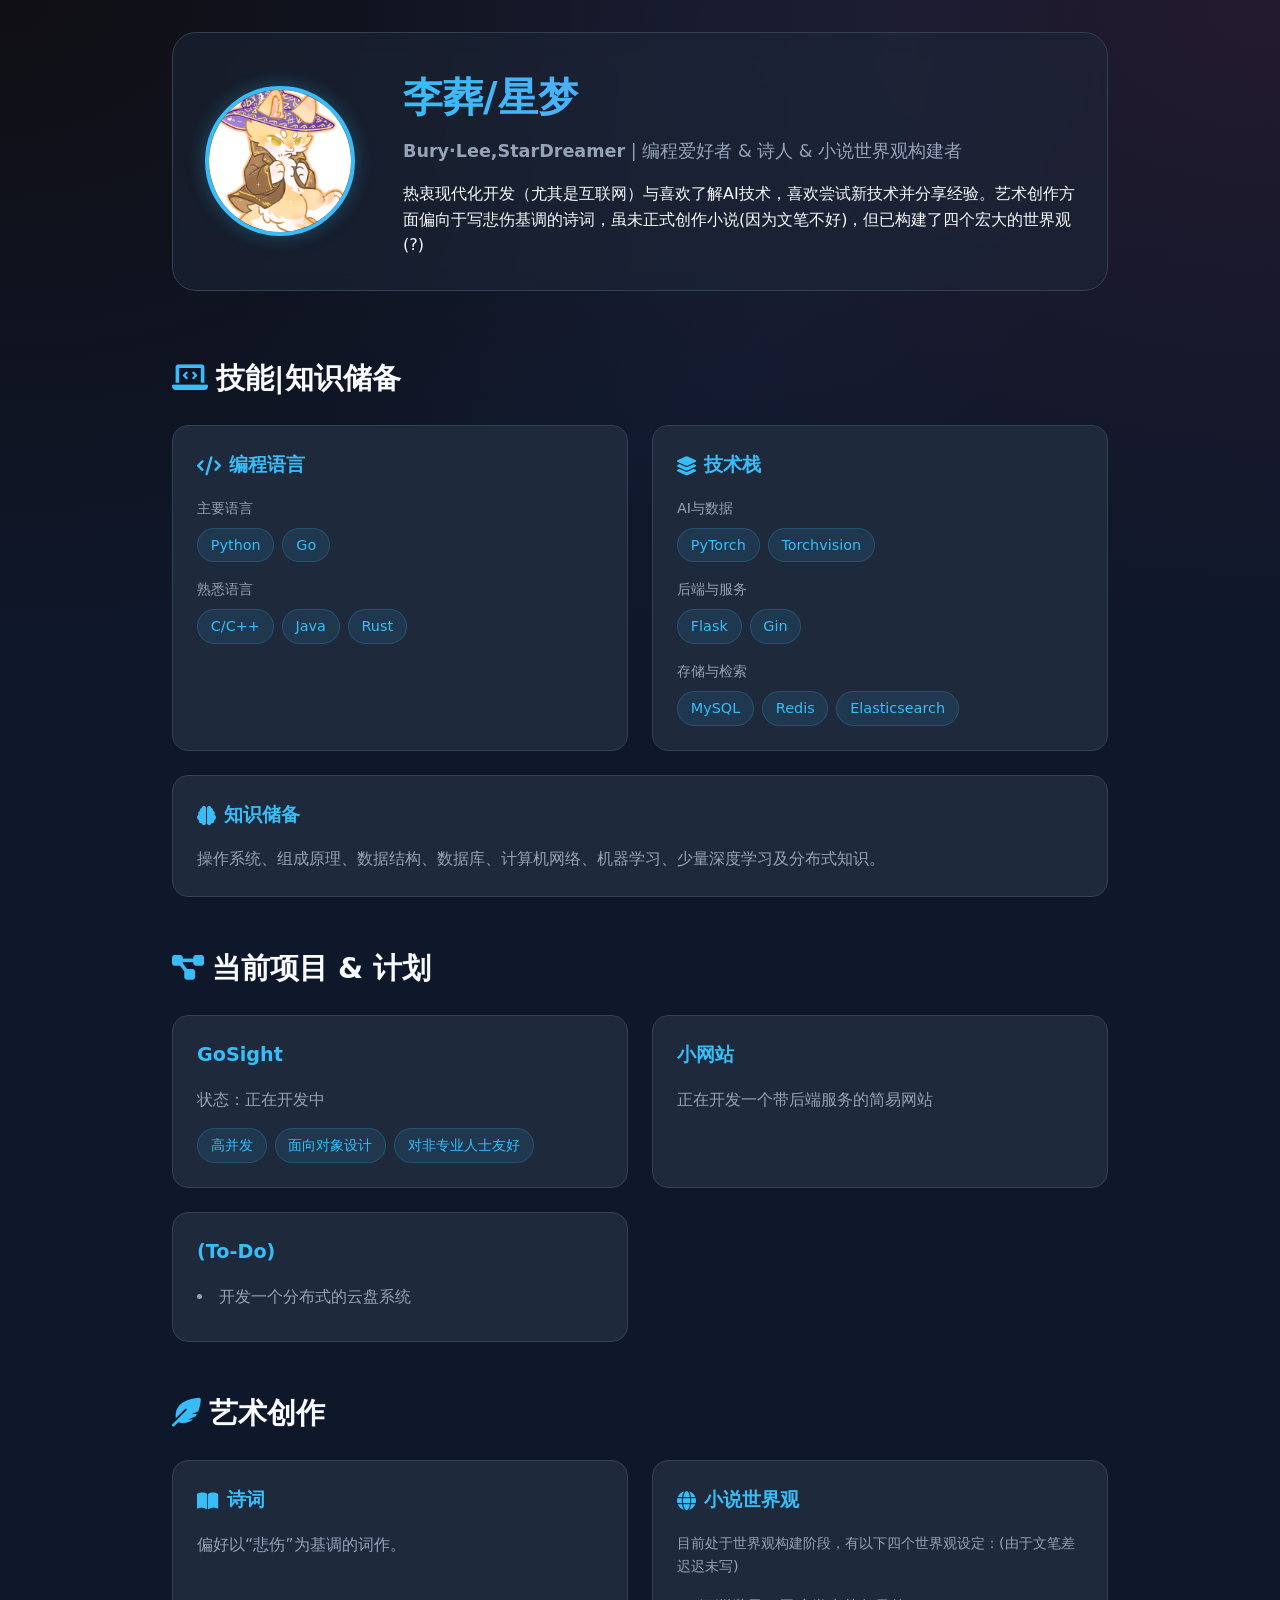
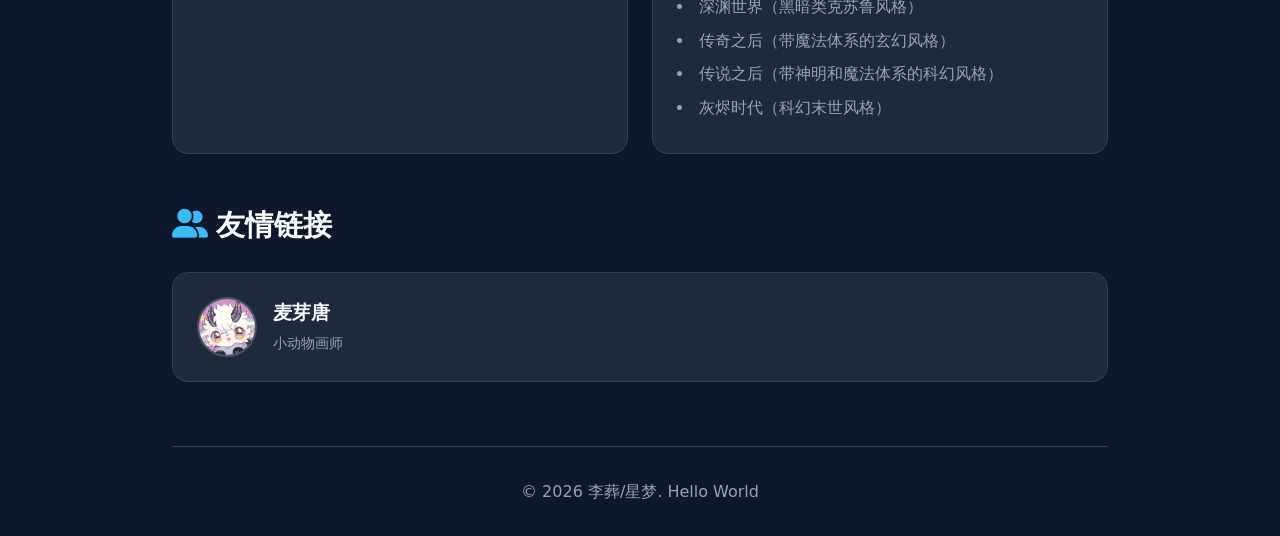
<file: index.html>
<!DOCTYPE html>
<html lang="zh-CN">
<head>
    <meta charset="UTF-8">
    <meta name="viewport" content="width=device-width, initial-scale=1.0">
    <title>李葬/星梦 - 个人主页</title>
    <link href="https://cdnjs.cloudflare.com/ajax/libs/font-awesome/6.0.0/css/all.min.css" rel="stylesheet">
    <style>
        :root {
            --bg-color: #0f172a;
            --text-primary: #f8fafc;
            --text-secondary: #94a3b8;
            --accent: #38bdf8;
            --card-bg: #1e293b;
            --card-hover: #334155;
            --border: #334155;
        }

        * {
            margin: 0;
            padding: 0;
            box-sizing: border-box;
            font-family: 'Segoe UI', system-ui, -apple-system, sans-serif;
        }

        body {
            background-color: var(--bg-color);
            color: var(--text-primary);
            line-height: 1.6;
            background-image: 
                radial-gradient(at 0% 0%, hsla(253,16%,7%,1) 0, transparent 50%), 
                radial-gradient(at 50% 0%, hsla(225,39%,30%,0.2) 0, transparent 50%), 
                radial-gradient(at 100% 0%, hsla(339,49%,30%,0.2) 0, transparent 50%);
            background-attachment: fixed;
            min-height: 100vh;
        }

        .container {
            max-width: 1000px;
            margin: 0 auto;
            padding: 2rem;
        }

        /* Hero Section */
        .hero {
            display: flex;
            align-items: center;
            gap: 3rem;
            margin-bottom: 4rem;
            padding: 2rem;
            background: rgba(30, 41, 59, 0.5);
            border-radius: 1.5rem;
            border: 1px solid var(--border);
            backdrop-filter: blur(10px);
            transition: transform 0.3s ease;
        }

        .hero:hover {
            transform: translateY(-5px);
            border-color: rgba(56, 189, 248, 0.5);
            box-shadow: 0 10px 30px rgba(0, 0, 0, 0.3);
        }

        .avatar {
            width: 150px;
            height: 150px;
            border-radius: 50%;
            object-fit: cover;
            border: 4px solid var(--accent);
            box-shadow: 0 0 20px rgba(56, 189, 248, 0.3);
            flex-shrink: 0;
        }

        .hero-content h1 {
            font-size: 2.5rem;
            margin-bottom: 0.5rem;
            background: linear-gradient(to right, #38bdf8, #818cf8);
            -webkit-background-clip: text;
            color: transparent;
        }

        .hero-content .subtitle {
            color: var(--text-secondary);
            font-size: 1.1rem;
            margin-bottom: 1rem;
        }

        .hero-content .bio {
            font-size: 1rem;
            color: var(--text-primary);
        }

        /* Sections */
        section {
            margin-bottom: 3rem;
            animation: fadeIn 0.8s ease-out;
        }

        @keyframes fadeIn {
            from { opacity: 0; transform: translateY(20px); }
            to { opacity: 1; transform: translateY(0); }
        }

        h2 {
            font-size: 1.8rem;
            margin-bottom: 1.5rem;
            display: flex;
            align-items: center;
            gap: 0.5rem;
        }

        h2 i {
            color: var(--accent);
        }

        /* Grid Layouts */
        .grid-2 {
            display: grid;
            grid-template-columns: repeat(auto-fit, minmax(300px, 1fr));
            gap: 1.5rem;
        }

        /* Cards */
        .card {
            background: var(--card-bg);
            border-radius: 1rem;
            padding: 1.5rem;
            border: 1px solid var(--border);
            transition: transform 0.3s ease, box-shadow 0.3s ease;
            position: relative;
            overflow: hidden;
        }

        .card:hover {
            transform: translateY(-5px);
            box-shadow: 0 10px 20px rgba(0, 0, 0, 0.2);
            border-color: var(--accent);
        }

        .card h3 {
            color: var(--accent);
            margin-bottom: 1rem;
            font-size: 1.2rem;
            display: flex;
            align-items: center;
            gap: 0.5rem;
        }

        /* Tags */
        .tags {
            display: flex;
            flex-wrap: wrap;
            gap: 0.5rem;
        }

        .tag {
            background: rgba(56, 189, 248, 0.1);
            color: var(--accent);
            padding: 0.3rem 0.8rem;
            border-radius: 2rem;
            font-size: 0.9rem;
            border: 1px solid rgba(56, 189, 248, 0.2);
            transition: background 0.3s;
        }

        .tag:hover {
            background: rgba(56, 189, 248, 0.2);
        }

        /* Lists */
        ul {
            list-style-position: inside;
            color: var(--text-secondary);
        }
        
        li {
            margin-bottom: 0.5rem;
        }

        /* Friend Links */
        .friend-card {
            display: flex;
            align-items: center;
            gap: 1rem;
            text-decoration: none;
            color: inherit;
            position: relative;
            overflow: hidden;
            padding: 1.5rem;
            background: var(--card-bg);
            border-radius: 1rem;
            border: 1px solid var(--border);
            transition: transform 0.3s ease, border-color 0.3s ease;
        }

        .friend-card:hover {
            transform: translateY(-5px);
            border-color: var(--accent);
        }

        .friend-avatar {
            width: 60px;
            height: 60px;
            border-radius: 50%;
            object-fit: cover;
            border: 2px solid rgba(255, 255, 255, 0.1);
            z-index: 1;
            background-color: var(--card-hover);
        }

        .friend-content {
            position: relative;
            z-index: 1;
        }

        .friend-name {
            font-weight: bold;
            color: var(--text-primary);
            font-size: 1.2rem;
            margin-bottom: 0.2rem;
        }
        
        .friend-desc {
            color: var(--text-secondary);
            font-size: 0.9rem;
        }

        /* Responsive */
        @media (max-width: 768px) {
            .hero {
                flex-direction: column;
                text-align: center;
                gap: 1.5rem;
            }
        }
    </style>
</head>
<body>
    <div class="container" id="app">
        <!-- Content will be injected here by JS -->
        <div style="text-align: center; padding: 5rem;">
            <h2><i class="fas fa-spinner fa-spin"></i> 正在加载主页信息...</h2>
        </div>
    </div>

    <script>
        const fallbackData = {
          "profile": {
            "picture": "src/Image_1765633314146.jpg",
            "handleAndPenName": "李葬/星梦",
            "englishName": "Bury·Lee,StarDreamer",
            "basicInfo": "编程爱好 & 写诗 & 小说创作",
            "bio": "热衷现代化开发（尤其是互联网）与喜欢了解AI技术，喜欢尝试新技术并分享经验。艺术创作方面偏向于写悲伤基调的诗词，虽未正式创作小说(因为文笔不好)，但已构建了四个宏大的世界观(?)",
            "knowledgeBase": "操作系统、组成原理、数据结构、数据库、计算机网络、机器学习、少量深度学习及分布式知识。",
            "technicalSkills": {
              "primaryLanguages": ["Python", "Go"],
              "familiarLanguages": ["C/C++", "Java", "Rust"],
              "techStack": {
                "aiAndData": ["PyTorch", "Torchvision"],
                "backendAndServices": ["Flask", "Gin"],
                "storageAndRetrieval": ["MySQL", "Redis", "Elasticsearch"]
              }
            },
            "currentProjects": {
              "featureRichCrawlerLibrary": {
                "status": "正在开发中",
                "features": ["高并发", "面向对象设计", "对非专业人士友好"]
              },
              "backendWebsite": {
                "status": "正在开发一个带后端服务的较简易网站"
              },
              "todoList": ["开发一个分布式的云盘系统"]
            },
            "artisticCreation": {
              "poetry": "偏好以“悲伤”为基调的词作。",
              "fiction": {
                "description": "目前处于世界观构建阶段，有以下四个世界观设定：(由于文笔差迟迟未写)",
                "worldviews": [
                  "深渊世界（黑暗类克苏鲁风格）",
                  "传奇之后（带魔法体系的玄幻风格）",
                  "传说之后（带神明和魔法体系的魔幻风格）",
                  "灰烬时代（科幻末世风格）"
                ]
              }
            },
            "friendLinks": [
              {
                "name": "麦芽唐",
                "picture": "src/Image_1774187732093_334.png",
                "description": "小动物画师",
                "url": "other/MYT/index.html"
              }
            ]
          }
        };

        // 渲染页面的主函数
        function renderPage(data) {
            const p = data.profile;
            const app = document.getElementById('app');
            
            app.innerHTML = `
                <!-- 头部个人信息 -->
                <div class="hero">
                    <img src="${p.picture}" alt="Avatar" class="avatar" onerror="this.src='https://via.placeholder.com/150/1e293b/38bdf8?text=Avatar'">
                    <div class="hero-content">
                        <h1>${p.handleAndPenName}</h1>
                        <div class="subtitle">
                            <strong>${p.englishName}</strong> | ${p.basicInfo}
                        </div>
                        <p class="bio">${p.bio}</p>
                    </div>
                </div>

                <!-- 技能与知识储备 -->
                <section>
                    <h2><i class="fas fa-laptop-code"></i> 技能|知识储备</h2>
                    <div class="grid-2">
                        <div class="card">
                            <h3><i class="fas fa-code"></i> 编程语言</h3>
                            <div style="margin-bottom: 1rem;">
                                <div style="color: var(--text-secondary); margin-bottom: 0.5rem; font-size: 0.9rem;">主要语言</div>
                                <div class="tags">
                                    ${p.technicalSkills.primaryLanguages.map(l => `<span class="tag">${l}</span>`).join('')}
                                </div>
                            </div>
                            <div>
                                <div style="color: var(--text-secondary); margin-bottom: 0.5rem; font-size: 0.9rem;">熟悉语言</div>
                                <div class="tags">
                                    ${p.technicalSkills.familiarLanguages.map(l => `<span class="tag">${l}</span>`).join('')}
                                </div>
                            </div>
                        </div>
                        <div class="card">
                            <h3><i class="fas fa-layer-group"></i> 技术栈</h3>
                            <div style="margin-bottom: 1rem;">
                                <div style="color: var(--text-secondary); margin-bottom: 0.5rem; font-size: 0.9rem;">AI与数据</div>
                                <div class="tags">
                                    ${p.technicalSkills.techStack.aiAndData.map(t => `<span class="tag">${t}</span>`).join('')}
                                </div>
                            </div>
                            <div style="margin-bottom: 1rem;">
                                <div style="color: var(--text-secondary); margin-bottom: 0.5rem; font-size: 0.9rem;">后端与服务</div>
                                <div class="tags">
                                    ${p.technicalSkills.techStack.backendAndServices.map(t => `<span class="tag">${t}</span>`).join('')}
                                </div>
                            </div>
                            <div>
                                <div style="color: var(--text-secondary); margin-bottom: 0.5rem; font-size: 0.9rem;">存储与检索</div>
                                <div class="tags">
                                    ${p.technicalSkills.techStack.storageAndRetrieval.map(t => `<span class="tag">${t}</span>`).join('')}
                                </div>
                            </div>
                        </div>
                        <div class="card" style="grid-column: 1 / -1;">
                            <h3><i class="fas fa-brain"></i> 知识储备</h3>
                            <p style="color: var(--text-secondary);">${p.knowledgeBase}</p>
                        </div>
                    </div>
                </section>

                <!-- 当前项目 -->
                <section>
                    <h2><i class="fas fa-project-diagram"></i> 当前项目 & 计划</h2>
                    <div class="grid-2">
                        <div class="card">
                            <h3> GoSight</h3>
                            <p style="color: var(--text-secondary); margin-bottom: 1rem;">状态：${p.currentProjects.featureRichCrawlerLibrary.status}</p>
                            <div class="tags">
                                ${p.currentProjects.featureRichCrawlerLibrary.features.map(f => `<span class="tag">${f}</span>`).join('')}
                            </div>
                        </div>
                        <div class="card">
                            <h3> 小网站</h3>
                            <p style="color: var(--text-secondary);">${p.currentProjects.backendWebsite.status}</p>
                        </div>
                        <div class="card">
                            <h3>(To-Do)</h3>
                            <ul>
                                ${p.currentProjects.todoList.map(t => `<li>${t}</li>`).join('')}
                            </ul>
                        </div>
                    </div>
                </section>

                <!-- 艺术创作 -->
                <section>
                    <h2><i class="fas fa-feather-alt"></i> 艺术创作</h2>
                    <div class="grid-2">
                        <div class="card">
                            <h3><i class="fas fa-book-open"></i> 诗词</h3>
                            <p style="color: var(--text-secondary);">${p.artisticCreation.poetry}</p>
                        </div>
                        <div class="card">
                            <h3><i class="fas fa-globe"></i> 小说世界观</h3>
                            <p style="color: var(--text-secondary); margin-bottom: 1rem; font-size: 0.9rem;">${p.artisticCreation.fiction.description}</p>
                            <ul>
                                ${p.artisticCreation.fiction.worldviews.map(w => `<li>${w}</li>`).join('')}
                            </ul>
                        </div>
                    </div>
                </section>

                <!-- 友情链接 -->
                <section>
                    <h2><i class="fas fa-user-friends"></i> 友情链接</h2>
                    <div class="grid-2">
                        ${p.friendLinks.map(link => `
                            <a href="${link.url}" target="_blank" class="friend-card">
                                <img src="${link.picture}" class="friend-avatar" onerror="this.src='https://via.placeholder.com/60/1e293b/38bdf8?text=Friend'">
                                <div class="friend-content">
                                    <div class="friend-name">${link.name}</div>
                                    <div class="friend-desc">${link.description}</div>
                                </div>
                            </a>
                        `).join('')}
                    </div>
                </section>
                
                <footer style="text-align: center; margin-top: 4rem; padding-top: 2rem; border-top: 1px solid var(--border); color: var(--text-secondary);">
                    <p>© 2026 ${p.handleAndPenName}. Hello World</p>
                </footer>
            `;
        }

        // 尝试加载同目录下的 info.json 文件
        // 如果是在本地直接双击打开 html（file://），fetch 可能会跨域报错，此时使用 fallbackData
        fetch('src/info.json')
            .then(response => {
                if (!response.ok) throw new Error('网络响应不正常');
                return response.json();
            })
            .then(data => renderPage(data))
            .catch(error => {
                console.log('读取 info.json 失败 (可能因 file:// 协议限制)，已使用内置备用数据:', error);
                renderPage(fallbackData);
            });
    </script>
</body>
</html>
</file>
